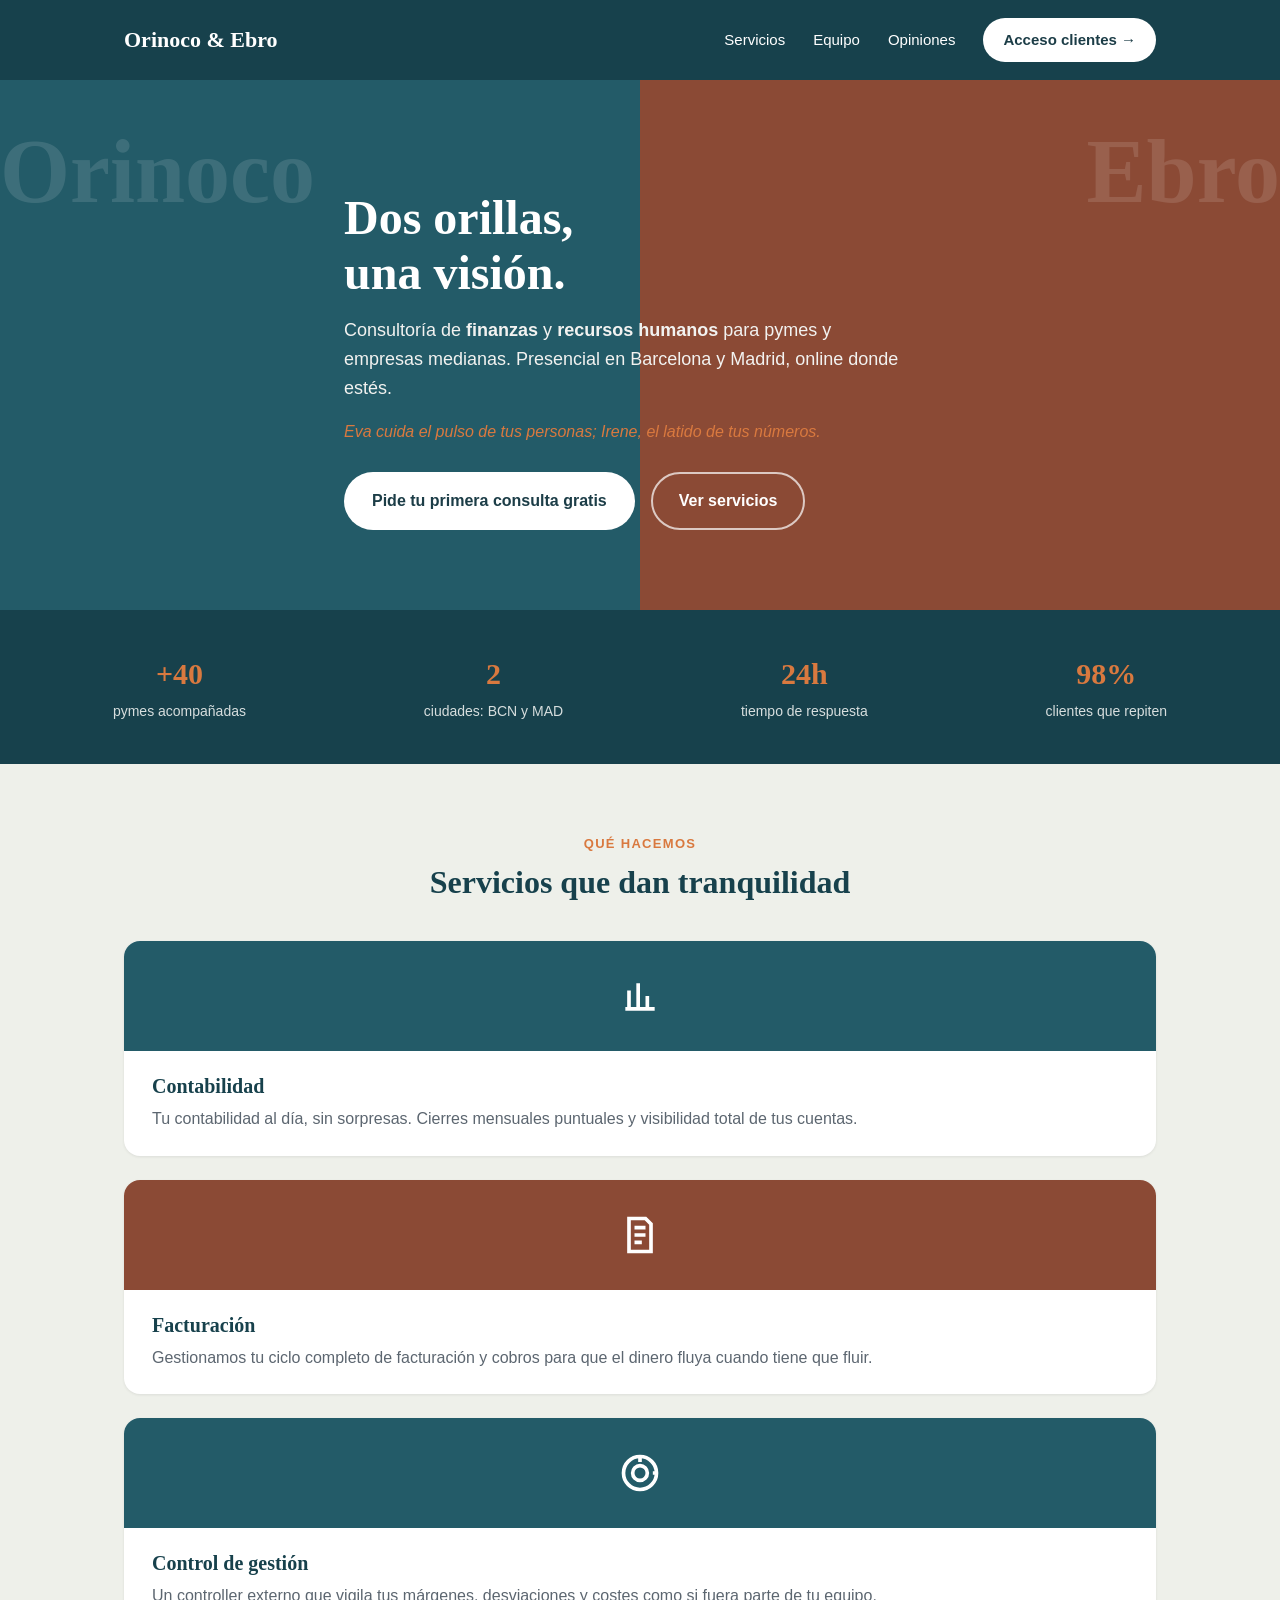
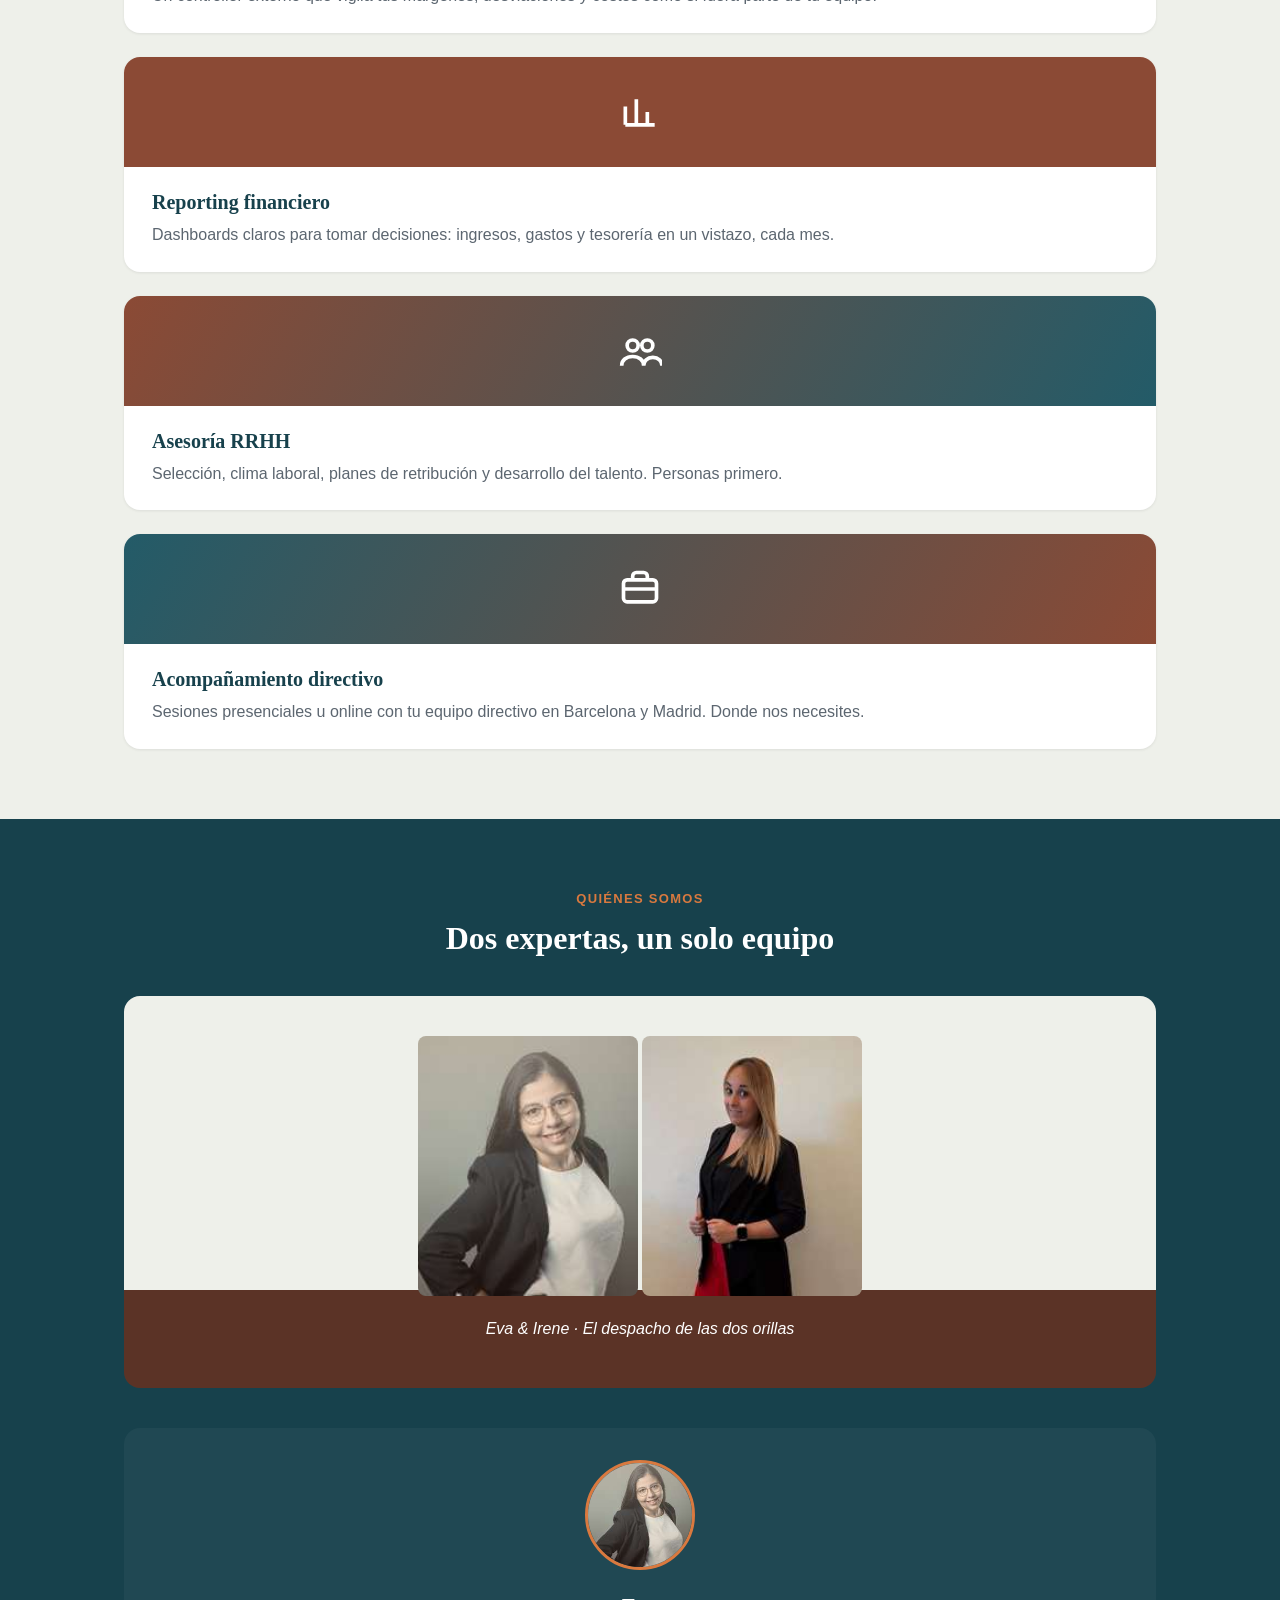
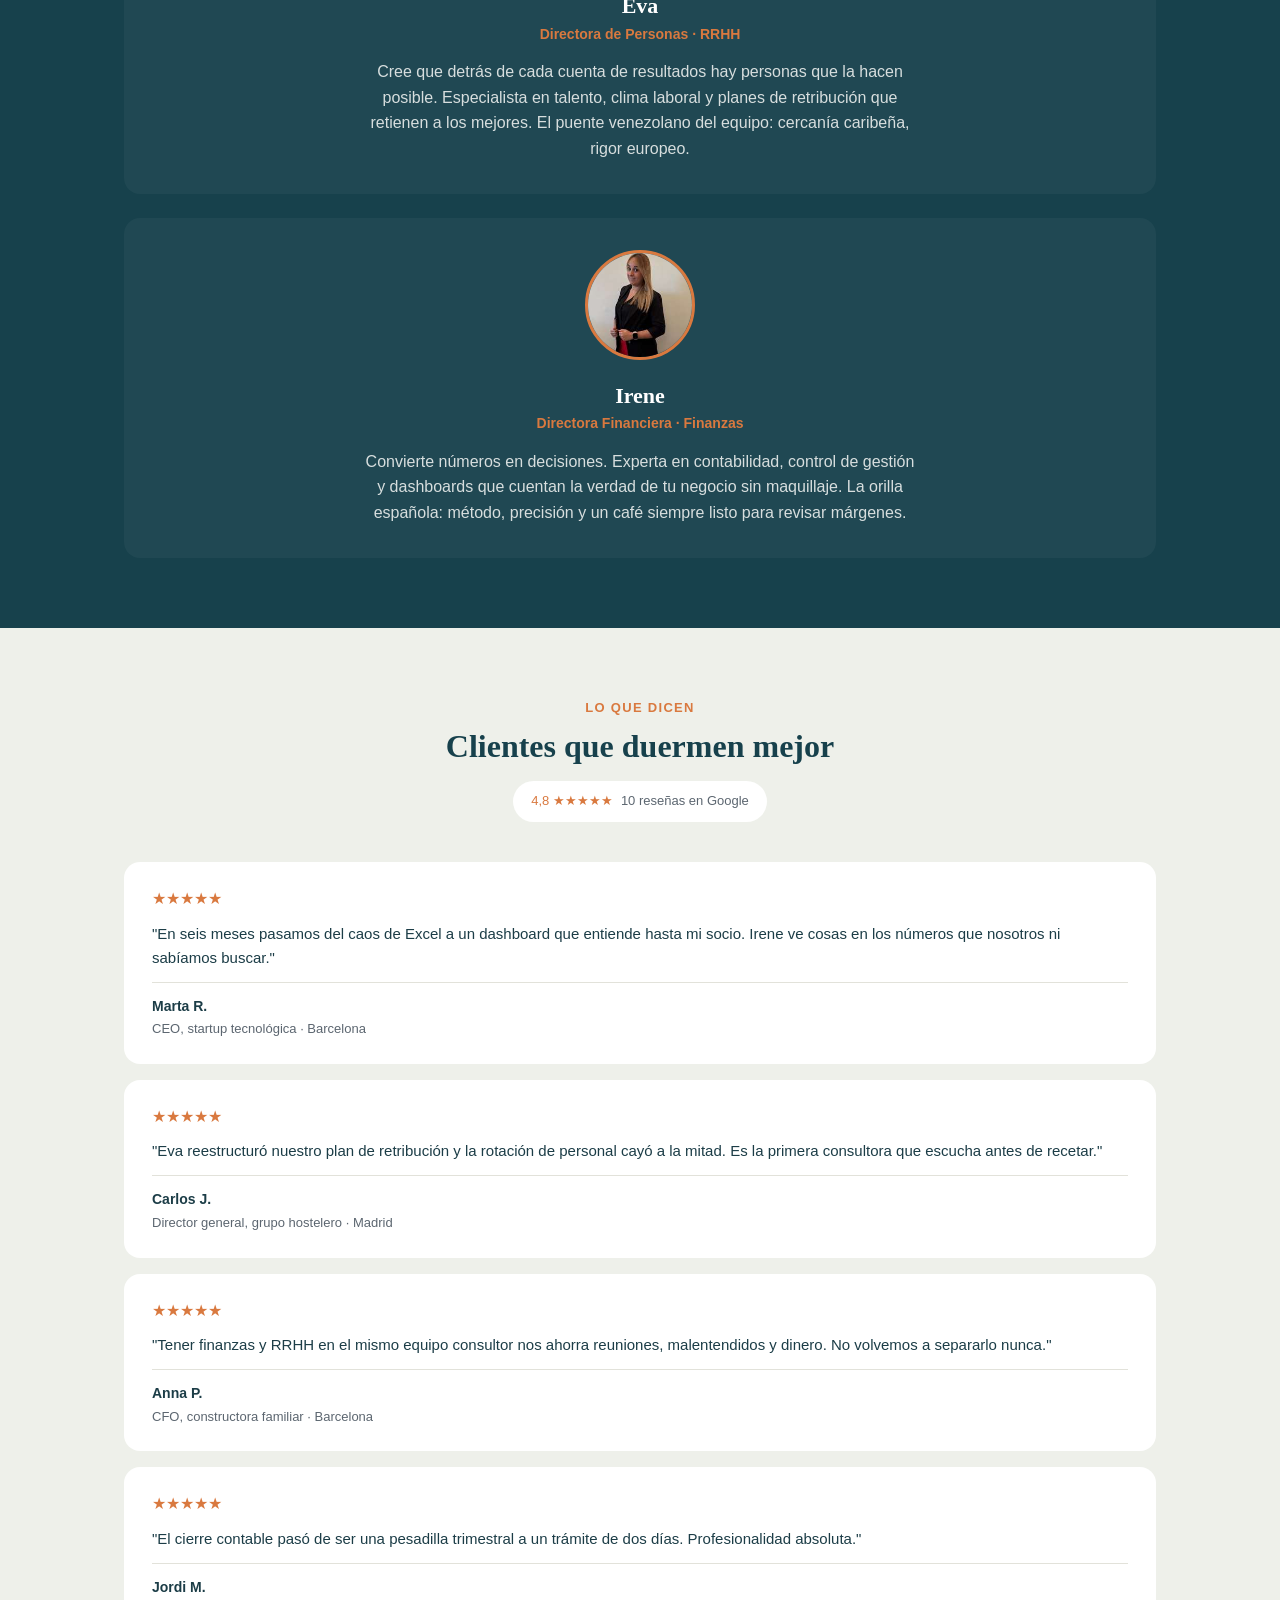
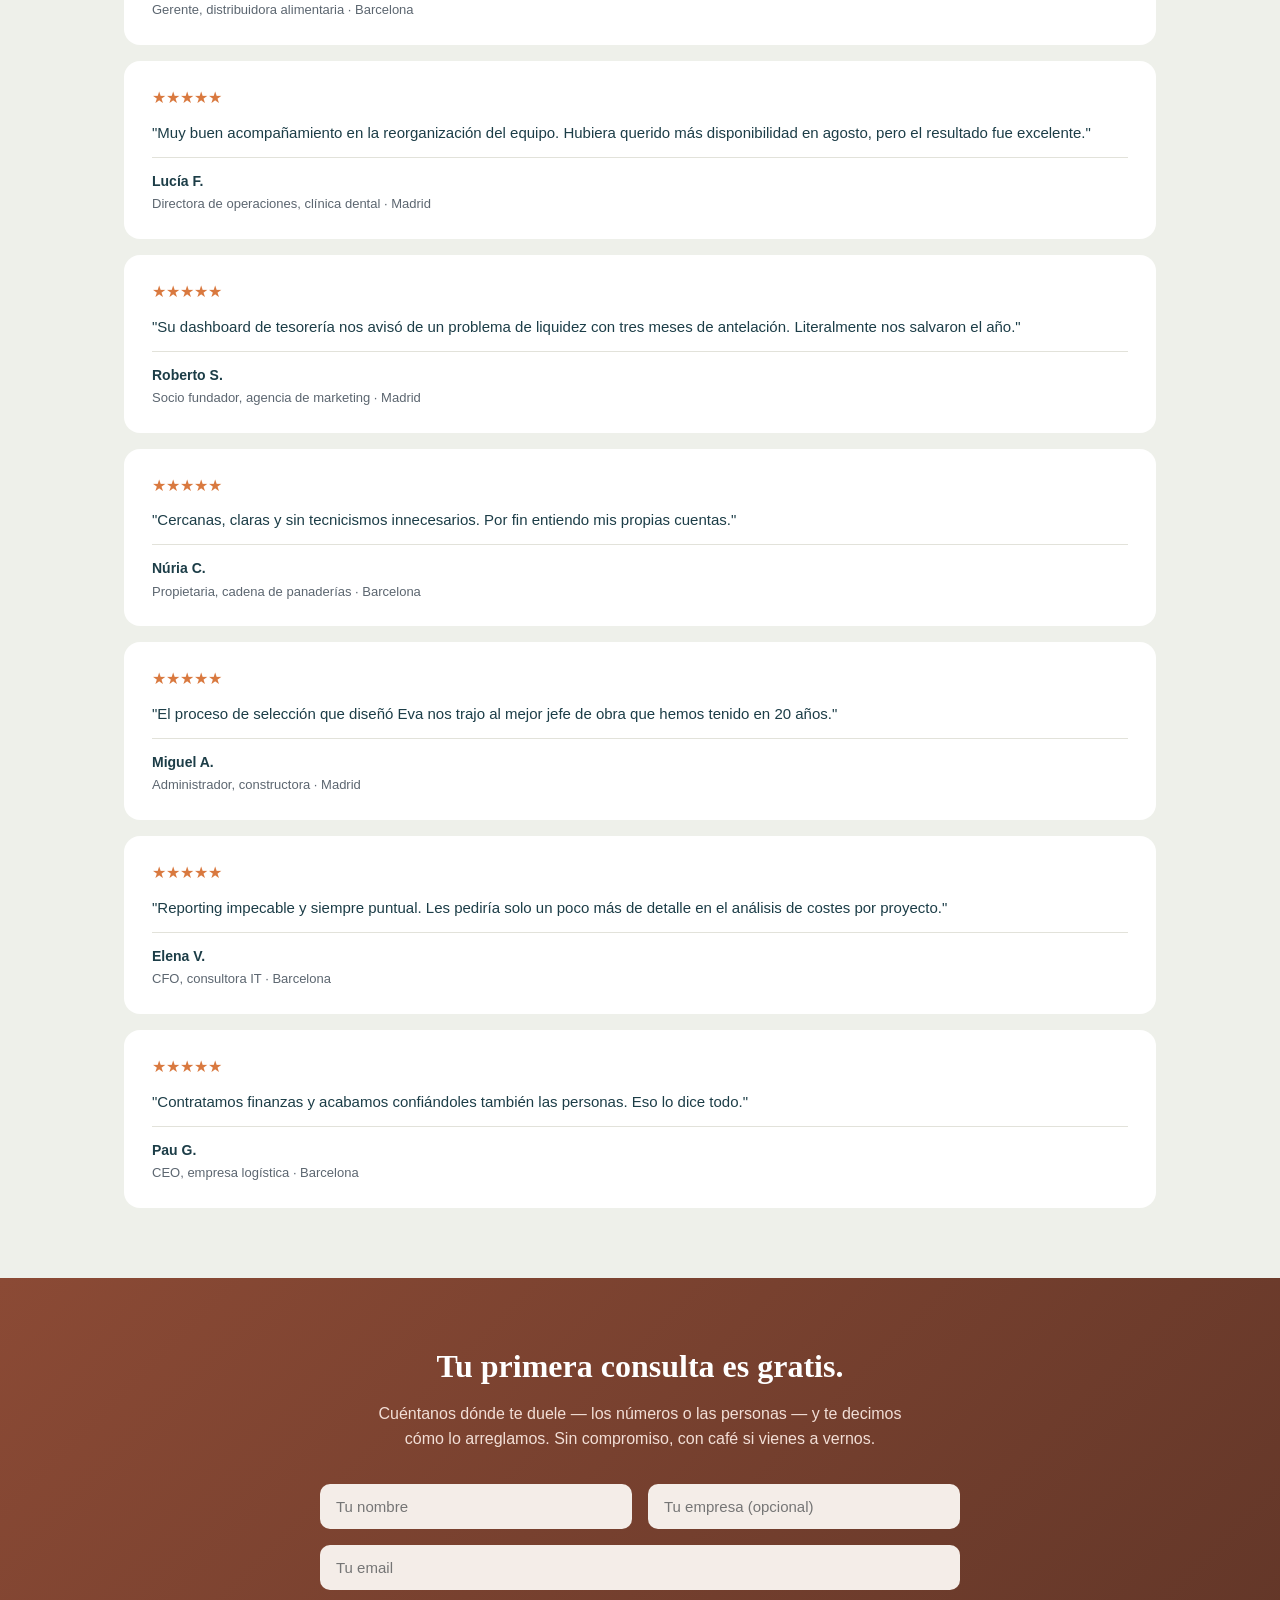
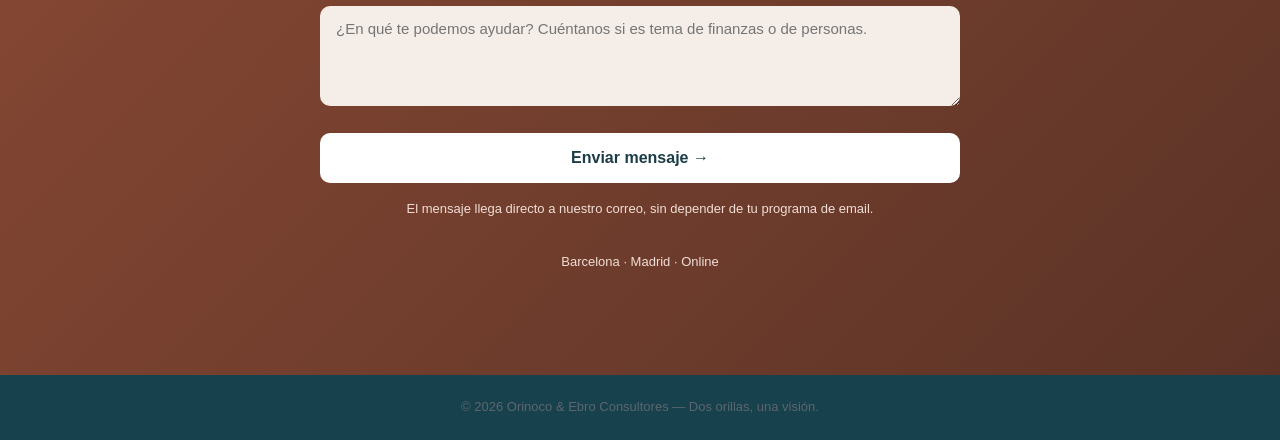
<file: index.html>
<!DOCTYPE html>
<html lang="es">
<head>
<meta charset="UTF-8">
<meta name="viewport" content="width=device-width, initial-scale=1">
<title>Orinoco &amp; Ebro · Consultoría de finanzas y RRHH en Barcelona y Madrid</title>
<meta name="description" content="Dos orillas, una visión. Consultoría de finanzas (contabilidad, facturación, control de gestión, reporting) y recursos humanos para pymes y empresas medianas. Presencial en Barcelona y Madrid, online donde estés.">
<meta name="keywords" content="consultoría financiera,asesoría RRHH,contabilidad pymes,control de gestión,reporting financiero,Barcelona,Madrid">
<meta property="og:title" content="Orinoco &amp; Ebro · Dos orillas, una visión">
<meta property="og:description" content="Consultoría de finanzas y RRHH para pymes. Barcelona · Madrid · Online. Tu primera consulta es gratis.">
<meta property="og:type" content="website">
<meta property="og:locale" content="es_ES">
<meta property="og:site_name" content="Orinoco &amp; Ebro Consultores">
<meta name="robots" content="index, follow">
<link rel="stylesheet" href="styles.css">
  <meta name="google-site-verification" content="9pok4wKWys9g_bKotDAIRuatm9mCeQ8ospuzXZZYhA8" />
</head>
<body>

<header class="site-header">
  <div class="container header-inner">
    <div class="logo">Orinoco &amp; Ebro</div>
    <nav>
      <a href="#servicios">Servicios</a>
      <a href="#equipo">Equipo</a>
      <a href="#opiniones">Opiniones</a>
      <a href="/login" class="nav-cta">Acceso clientes →</a>
    </nav>
  </div>
</header>

<section class="hero">
  <span class="hero-watermark left">Orinoco</span>
  <span class="hero-watermark right">Ebro</span>
  <div class="container hero-inner">
    <h1>Dos orillas,<br>una visión.</h1>
    <p class="hero-lead">
      Consultoría de <strong>finanzas</strong> y <strong>recursos humanos</strong> para pymes y
      empresas medianas. Presencial en Barcelona y Madrid, online donde estés.
    </p>
    <p class="hero-sub">Eva cuida el pulso de tus personas; Irene, el latido de tus números.</p>
    <div class="hero-actions">
      <a href="#contacto" class="btn btn-primary">Pide tu primera consulta gratis</a>
      <a href="#servicios" class="btn btn-secondary">Ver servicios</a>
    </div>
  </div>
</section>

<div class="stats container" style="max-width:100%;">
  <div class="stat"><span class="stat-num">+40</span><span class="stat-label">pymes acompañadas</span></div>
  <div class="stat"><span class="stat-num">2</span><span class="stat-label">ciudades: BCN y MAD</span></div>
  <div class="stat"><span class="stat-num">24h</span><span class="stat-label">tiempo de respuesta</span></div>
  <div class="stat"><span class="stat-num">98%</span><span class="stat-label">clientes que repiten</span></div>
</div>

<section id="servicios" class="services">
  <div class="container">
    <p class="eyebrow">Qué hacemos</p>
    <h2>Servicios que dan tranquilidad</h2>
    <div class="cards">

      <div class="card">
        <div class="card-banner banner-teal">
          <svg viewBox="0 0 24 24" fill="none" stroke="#fff" stroke-width="2"><path d="M4 19h16M6 19V9m5 10V5m5 14v-7"/></svg>
        </div>
        <div class="card-body">
          <h3>Contabilidad</h3>
          <p>Tu contabilidad al día, sin sorpresas. Cierres mensuales puntuales y visibilidad total de tus cuentas.</p>
        </div>
      </div>

      <div class="card">
        <div class="card-banner banner-terracotta">
          <svg viewBox="0 0 24 24" fill="none" stroke="#fff" stroke-width="2"><path d="M6 3h9l3 3v15H6z"/><path d="M9 8h6M9 12h6M9 16h4"/></svg>
        </div>
        <div class="card-body">
          <h3>Facturación</h3>
          <p>Gestionamos tu ciclo completo de facturación y cobros para que el dinero fluya cuando tiene que fluir.</p>
        </div>
      </div>

      <div class="card">
        <div class="card-banner banner-teal">
          <svg viewBox="0 0 24 24" fill="none" stroke="#fff" stroke-width="2"><circle cx="12" cy="12" r="9"/><circle cx="12" cy="12" r="4"/><path d="M12 3v3M19 12h2"/></svg>
        </div>
        <div class="card-body">
          <h3>Control de gestión</h3>
          <p>Un controller externo que vigila tus márgenes, desviaciones y costes como si fuera parte de tu equipo.</p>
        </div>
      </div>

      <div class="card">
        <div class="card-banner banner-terracotta">
          <svg viewBox="0 0 24 24" fill="none" stroke="#fff" stroke-width="2"><path d="M4 19V9M10 19V5M16 19v-7M4 19h16"/></svg>
        </div>
        <div class="card-body">
          <h3>Reporting financiero</h3>
          <p>Dashboards claros para tomar decisiones: ingresos, gastos y tesorería en un vistazo, cada mes.</p>
        </div>
      </div>

      <div class="card">
        <div class="card-banner banner-grad-1">
          <svg viewBox="0 0 24 24" fill="none" stroke="#fff" stroke-width="2"><circle cx="8" cy="9" r="3"/><circle cx="16" cy="9" r="3"/><path d="M2 20c0-3 2.5-5 6-5s6 2 6 5M14 20c0-2.5 2-4.5 5-4.5s5 2 5 4.5"/></svg>
        </div>
        <div class="card-body">
          <h3>Asesoría RRHH</h3>
          <p>Selección, clima laboral, planes de retribución y desarrollo del talento. Personas primero.</p>
        </div>
      </div>

      <div class="card">
        <div class="card-banner banner-grad-2">
          <svg viewBox="0 0 24 24" fill="none" stroke="#fff" stroke-width="2"><rect x="3" y="7" width="18" height="12" rx="2"/><path d="M8 7V5a2 2 0 0 1 2-2h4a2 2 0 0 1 2 2v2M3 12h18"/></svg>
        </div>
        <div class="card-body">
          <h3>Acompañamiento directivo</h3>
          <p>Sesiones presenciales u online con tu equipo directivo en Barcelona y Madrid. Donde nos necesites.</p>
        </div>
      </div>

    </div>
  </div>
</section>

<section id="equipo" class="team">
  <div class="container">
    <p class="eyebrow">Quiénes somos</p>
    <h2>Dos expertas, un solo equipo</h2>

    <div class="team-photo-card">
      <div class="photos">
        <img src="[data-uri]" alt="Eva">
        <img src="[data-uri]" alt="Irene">
      </div>
      <p class="caption">Eva &amp; Irene · El despacho de las dos orillas</p>
    </div>

    <div class="bio-card">
      <img src="[data-uri]" alt="Eva, Directora de Personas">
      <h3>Eva</h3>
      <p class="role">Directora de Personas · RRHH</p>
      <p>Cree que detrás de cada cuenta de resultados hay personas que la hacen posible. Especialista en
        talento, clima laboral y planes de retribución que retienen a los mejores. El puente venezolano
        del equipo: cercanía caribeña, rigor europeo.</p>
    </div>

    <div class="bio-card">
      <img src="[data-uri]" alt="Irene, Directora Financiera">
      <h3>Irene</h3>
      <p class="role">Directora Financiera · Finanzas</p>
      <p>Convierte números en decisiones. Experta en contabilidad, control de gestión y dashboards que
        cuentan la verdad de tu negocio sin maquillaje. La orilla española: método, precisión y un café
        siempre listo para revisar márgenes.</p>
    </div>
  </div>
</section>

<section id="opiniones" class="reviews">
  <div class="container">
    <p class="eyebrow">Lo que dicen</p>
    <h2>Clientes que duermen mejor</h2>
    <p class="rating"><span class="stars">4,8 ★★★★★</span><span>10 reseñas en Google</span></p>

    <div class="review-grid">
      <blockquote class="review">
        <span class="stars">★★★★★</span>
        <p>"En seis meses pasamos del caos de Excel a un dashboard que entiende hasta mi socio. Irene ve cosas en los números que nosotros ni sabíamos buscar."</p>
        <footer><strong>Marta R.</strong><span>CEO, startup tecnológica · Barcelona</span></footer>
      </blockquote>
      <blockquote class="review">
        <span class="stars">★★★★★</span>
        <p>"Eva reestructuró nuestro plan de retribución y la rotación de personal cayó a la mitad. Es la primera consultora que escucha antes de recetar."</p>
        <footer><strong>Carlos J.</strong><span>Director general, grupo hostelero · Madrid</span></footer>
      </blockquote>
      <blockquote class="review">
        <span class="stars">★★★★★</span>
        <p>"Tener finanzas y RRHH en el mismo equipo consultor nos ahorra reuniones, malentendidos y dinero. No volvemos a separarlo nunca."</p>
        <footer><strong>Anna P.</strong><span>CFO, constructora familiar · Barcelona</span></footer>
      </blockquote>
      <blockquote class="review">
        <span class="stars">★★★★★</span>
        <p>"El cierre contable pasó de ser una pesadilla trimestral a un trámite de dos días. Profesionalidad absoluta."</p>
        <footer><strong>Jordi M.</strong><span>Gerente, distribuidora alimentaria · Barcelona</span></footer>
      </blockquote>
      <blockquote class="review">
        <span class="stars">★★★★★</span>
        <p>"Muy buen acompañamiento en la reorganización del equipo. Hubiera querido más disponibilidad en agosto, pero el resultado fue excelente."</p>
        <footer><strong>Lucía F.</strong><span>Directora de operaciones, clínica dental · Madrid</span></footer>
      </blockquote>
      <blockquote class="review">
        <span class="stars">★★★★★</span>
        <p>"Su dashboard de tesorería nos avisó de un problema de liquidez con tres meses de antelación. Literalmente nos salvaron el año."</p>
        <footer><strong>Roberto S.</strong><span>Socio fundador, agencia de marketing · Madrid</span></footer>
      </blockquote>
      <blockquote class="review">
        <span class="stars">★★★★★</span>
        <p>"Cercanas, claras y sin tecnicismos innecesarios. Por fin entiendo mis propias cuentas."</p>
        <footer><strong>Núria C.</strong><span>Propietaria, cadena de panaderías · Barcelona</span></footer>
      </blockquote>
      <blockquote class="review">
        <span class="stars">★★★★★</span>
        <p>"El proceso de selección que diseñó Eva nos trajo al mejor jefe de obra que hemos tenido en 20 años."</p>
        <footer><strong>Miguel A.</strong><span>Administrador, constructora · Madrid</span></footer>
      </blockquote>
      <blockquote class="review">
        <span class="stars">★★★★★</span>
        <p>"Reporting impecable y siempre puntual. Les pediría solo un poco más de detalle en el análisis de costes por proyecto."</p>
        <footer><strong>Elena V.</strong><span>CFO, consultora IT · Barcelona</span></footer>
      </blockquote>
      <blockquote class="review">
        <span class="stars">★★★★★</span>
        <p>"Contratamos finanzas y acabamos confiándoles también las personas. Eso lo dice todo."</p>
        <footer><strong>Pau G.</strong><span>CEO, empresa logística · Barcelona</span></footer>
      </blockquote>
    </div>
  </div>
</section>

<section id="contacto" class="contact">
  <div class="container">
    <h2>Tu primera consulta es gratis.</h2>
    <p>Cuéntanos dónde te duele — los números o las personas — y te decimos cómo lo arreglamos.
      Sin compromiso, con café si vienes a vernos.</p>

    <form class="contact-form" id="contact-form">
      <input type="hidden" name="access_key" value="e546fea4-e5ac-44fe-a958-a0c1cff73670">
      <input type="hidden" name="subject" value="Nueva consulta desde la web de Orinoco & Ebro">
      <input type="hidden" name="from_name" value="Formulario web - Orinoco & Ebro">
      <input type="hidden" name="cc" value="deabreuevamari@gmail.com">
      <input type="checkbox" name="botcheck" style="display:none">
      <div class="row">
        <input type="text" id="c-name" name="name" placeholder="Tu nombre" required>
        <input type="text" id="c-company" name="company" placeholder="Tu empresa (opcional)">
      </div>
      <input type="email" id="c-email" name="email" placeholder="Tu email" required style="margin-bottom:16px;">
      <textarea id="c-message" name="message" placeholder="¿En qué te podemos ayudar? Cuéntanos si es tema de finanzas o de personas." required></textarea>
      <button type="submit" id="c-submit">Enviar mensaje →</button>
      <p id="c-result" style="margin-top:14px; font-weight:600;"></p>
    </form>

    <p class="contact-note">El mensaje llega directo a nuestro correo, sin depender de tu programa de email.</p>
    <p class="contact-cities">Barcelona · Madrid · Online</p>
  </div>
</section>

<footer class="site-footer">
  <div class="container">
    <p style="margin:0;">© 2026 Orinoco &amp; Ebro Consultores — Dos orillas, una visión.</p>
  </div>
</footer>

<script>
const contactForm = document.getElementById('contact-form');
const contactResult = document.getElementById('c-result');
const contactSubmit = document.getElementById('c-submit');
contactForm.addEventListener('submit', function (e) {
  e.preventDefault();
  contactSubmit.disabled = true;
  contactSubmit.textContent = 'Enviando...';
  contactResult.textContent = '';
  const formData = new FormData(contactForm);
  const payload = Object.fromEntries(formData);
  fetch('https://api.web3forms.com/submit', {
    method: 'POST',
    headers: { 'Content-Type': 'application/json', Accept: 'application/json' },
    body: JSON.stringify(payload)
  })
    .then(function (response) { return response.json(); })
    .then(function (data) {
      if (data.success) {
        contactResult.style.color = '#2c6674';
        contactResult.textContent = 'Gracias, hemos recibido tu mensaje. Te contestaremos muy pronto.';
        contactForm.reset();
      } else {
        contactResult.style.color = '#8b4a35';
        contactResult.textContent = 'Ha habido un error enviando el mensaje. Escríbenos directamente a irene.bayon.torres@gmail.com';
      }
    })
    .catch(function () {
      contactResult.style.color = '#8b4a35';
      contactResult.textContent = 'Ha habido un error enviando el mensaje. Escríbenos directamente a irene.bayon.torres@gmail.com';
    })
    .finally(function () {
      contactSubmit.disabled = false;
      contactSubmit.textContent = 'Enviar mensaje →';
    });
});
</script>

</body>
</html>
</file>
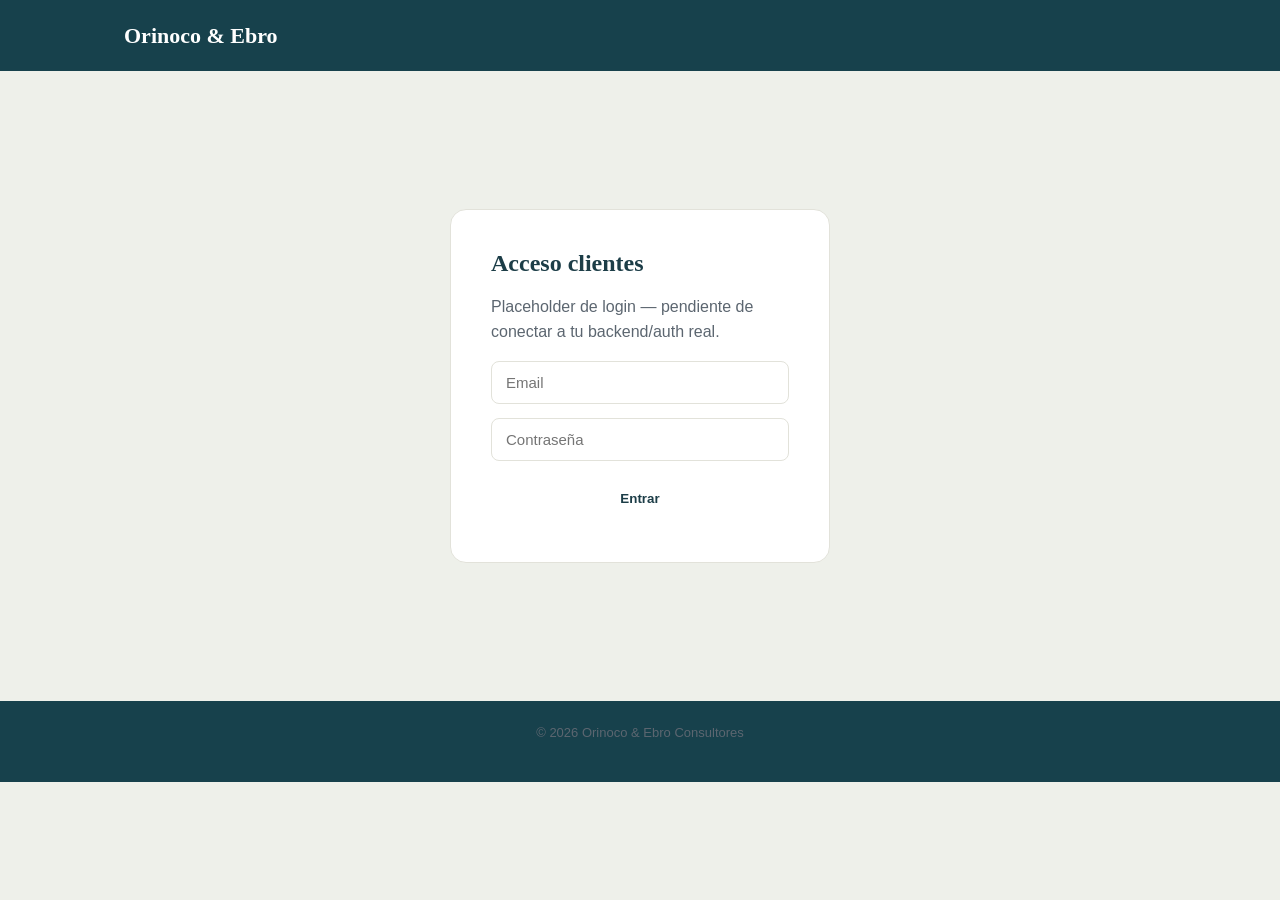
<file: login.html>
<!DOCTYPE html>
<html lang="es">
<head>
<meta charset="UTF-8">
<meta name="viewport" content="width=device-width, initial-scale=1">
<title>Acceso clientes · Orinoco &amp; Ebro</title>
<link rel="stylesheet" href="styles.css">
<style>
  .login-wrap { min-height: 70vh; display: flex; align-items: center; justify-content: center; }
  .login-card {
    background: #fff; border: 1px solid var(--border); border-radius: var(--radius);
    padding: 40px; width: 100%; max-width: 380px;
  }
  .login-card input {
    width: 100%; padding: 12px 14px; margin-bottom: 14px;
    border: 1px solid var(--border); border-radius: 8px; font-size: 15px;
  }
  .login-card button { width: 100%; }
</style>
</head>
<body>
<header class="site-header">
  <div class="container header-inner">
    <div class="logo"><a href="/" style="color:inherit;text-decoration:none;">Orinoco <span class="amp">&amp;</span> Ebro</a></div>
  </div>
</header>

<div class="login-wrap">
  <div class="login-card">
    <h2>Acceso clientes</h2>
    <p>Placeholder de login — pendiente de conectar a tu backend/auth real.</p>
    <form onsubmit="alert('Conecta este formulario a tu proveedor de autenticación.'); return false;">
      <input type="email" placeholder="Email" required>
      <input type="password" placeholder="Contraseña" required>
      <button class="btn btn-primary" type="submit">Entrar</button>
    </form>
  </div>
</div>

<footer class="site-footer">
  <div class="container">
    <p>© 2026 Orinoco &amp; Ebro Consultores</p>
  </div>
</footer>
</body>
</html>
</file>
<file: styles.css>
:root {
  --teal-dark: #17414c;
  --teal: #235b68;
  --teal-light: #2c6674;
  --terracotta: #8b4a35;
  --terracotta-dark: #5b3326;
  --orange: #d9793f;
  --cream: #eef0ea;
  --ink: #1c3d47;
  --muted: #5c6670;
  --border: #e2e2da;
  --radius: 16px;
  --serif: Georgia, "Times New Roman", "Roboto Slab", serif;
  --sans: -apple-system, BlinkMacSystemFont, "Segoe UI", Roboto, Helvetica, Arial, sans-serif;
}

* { box-sizing: border-box; }

body {
  margin: 0;
  font-family: var(--sans);
  color: var(--ink);
  background: var(--cream);
  line-height: 1.6;
}

.container {
  max-width: 1080px;
  margin: 0 auto;
  padding: 0 24px;
}

h1, h2, h3 { font-family: var(--serif); font-weight: 700; line-height: 1.15; margin: 0 0 16px; }
p { margin: 0 0 16px; color: var(--muted); }

.eyebrow {
  text-transform: uppercase;
  letter-spacing: 0.1em;
  font-size: 13px;
  font-weight: 700;
  color: var(--orange);
  margin-bottom: 10px;
}

/* Header */
.site-header {
  background: var(--teal-dark);
  padding: 18px 0;
}
.header-inner {
  display: flex;
  justify-content: space-between;
  align-items: center;
}
.logo { font-family: var(--serif); font-weight: 700; font-size: 22px; color: #fff; }
nav { display: flex; align-items: center; gap: 28px; }
nav a { color: #fff; text-decoration: none; font-size: 15px; }
.nav-cta {
  background: #fff;
  color: var(--ink) !important;
  padding: 10px 20px;
  border-radius: 999px;
  font-weight: 600;
}

/* Hero */
.hero {
  position: relative;
  overflow: hidden;
  background: linear-gradient(90deg, var(--teal) 50%, var(--terracotta) 50%);
  padding: 70px 0 0;
  text-align: left;
  color: #fff;
}
.hero-watermark {
  position: absolute;
  top: 20px;
  font-family: var(--serif);
  font-size: 90px;
  font-weight: 700;
  color: rgba(255,255,255,0.12);
  white-space: nowrap;
  pointer-events: none;
}
.hero-watermark.left { left: 0; }
.hero-watermark.right { right: 0; }

.hero-inner { position: relative; z-index: 1; max-width: 640px; padding-top: 40px; padding-bottom: 60px; }
.hero h1 { font-size: 48px; color: #fff; }
.hero-lead { font-size: 18px; color: #f2f2f0; max-width: 560px; }
.hero-sub { font-style: italic; color: var(--orange); margin-bottom: 28px; font-size: 16px; }

.hero-actions { display: flex; gap: 16px; margin-bottom: 20px; }
.btn {
  display: inline-block;
  padding: 14px 26px;
  border-radius: 999px;
  text-decoration: none;
  font-weight: 700;
  border: 2px solid transparent;
}
.btn-primary { background: #fff; color: var(--ink); }
.btn-secondary { background: transparent; color: #fff; border-color: rgba(255,255,255,0.7); }

.hero-wave { display: block; width: 100%; height: 40px; margin-top: 30px; }

.stats {
  background: var(--teal-dark);
  display: flex;
  justify-content: space-around;
  flex-wrap: wrap;
  padding: 40px 24px;
  text-align: center;
}
.stat-num { display: block; font-family: var(--serif); font-size: 30px; font-weight: 700; color: var(--orange); }
.stat-label { font-size: 14px; color: #d7dede; }

/* Services */
.services { padding: 70px 0; text-align: center; background: var(--cream); }
.services h2 { color: var(--teal-dark); font-size: 32px; }

.cards { display: flex; flex-direction: column; gap: 24px; margin-top: 40px; text-align: left; }
.card {
  background: #fff;
  border-radius: var(--radius);
  overflow: hidden;
  box-shadow: 0 1px 3px rgba(0,0,0,0.08);
}
.card-banner {
  height: 110px;
  display: flex;
  align-items: center;
  justify-content: center;
}
.card-banner svg { width: 44px; height: 44px; }
.card-body { padding: 24px 28px; }
.card h3 { color: var(--teal-dark); font-size: 20px; margin-bottom: 8px; }
.card p { margin: 0; }

.banner-teal { background: var(--teal); }
.banner-terracotta { background: var(--terracotta); }
.banner-grad-1 { background: linear-gradient(120deg, var(--terracotta), var(--teal)); }
.banner-grad-2 { background: linear-gradient(120deg, var(--teal), var(--terracotta)); }

/* Team */
.team { background: var(--teal-dark); padding: 70px 0; text-align: center; }
.team .eyebrow { color: var(--orange); }
.team h2 { color: #fff; font-size: 32px; }

.team-photo-card {
  background: linear-gradient(180deg, #eef0ea 0%, #eef0ea 75%, var(--terracotta-dark) 75%, var(--terracotta-dark) 100%);
  border-radius: var(--radius);
  padding: 40px 40px 20px;
  margin: 40px 0;
}
.team-photo-card .photos {
  display: flex;
  justify-content: center;
  gap: 4px;
}
.team-photo-card img {
  width: 220px;
  height: 260px;
  object-fit: cover;
  border-radius: 8px;
}
.team-photo-card .caption {
  color: #fff;
  font-style: italic;
  margin-top: 20px;
  padding-bottom: 10px;
}

.bio-card {
  background: rgba(255,255,255,0.04);
  border-radius: var(--radius);
  padding: 32px;
  margin-top: 24px;
  text-align: center;
}
.bio-card img {
  width: 110px;
  height: 110px;
  border-radius: 50%;
  object-fit: cover;
  border: 3px solid var(--orange);
  margin-bottom: 16px;
}
.bio-card h3 { color: #fff; font-size: 22px; margin-bottom: 4px; }
.bio-card .role { color: var(--orange); font-weight: 700; font-size: 14px; margin-bottom: 14px; }
.bio-card p { color: #d7dede; max-width: 560px; margin: 0 auto; }

/* Reviews */
.reviews { padding: 70px 0; text-align: center; background: var(--cream); }
.reviews h2 { color: var(--teal-dark); font-size: 32px; }
.rating {
  display: inline-flex;
  align-items: center;
  gap: 8px;
  background: #fff;
  border-radius: 999px;
  padding: 10px 18px;
  font-weight: 700;
  margin-bottom: 40px;
}
.rating .stars { color: var(--orange); }
.rating span { color: var(--muted); font-weight: 400; font-size: 13px; }

.review-grid { display: flex; flex-direction: column; gap: 16px; text-align: left; }
.review {
  background: #fff;
  border-radius: var(--radius);
  padding: 24px 28px;
  margin: 0;
}
.review .stars { color: var(--orange); margin-bottom: 10px; display: block; }
.review p { color: var(--ink); font-size: 15px; margin-bottom: 12px; }
.review footer { font-size: 14px; border-top: 1px solid var(--border); padding-top: 12px; }
.review footer strong { display: block; color: var(--ink); }
.review footer span { color: var(--muted); font-size: 13px; }

/* Contact */
.contact {
  background: linear-gradient(135deg, var(--terracotta) 0%, var(--terracotta-dark) 100%);
  padding: 70px 0;
  text-align: center;
  color: #fff;
}
.contact h2 { color: #fff; font-size: 32px; }
.contact > .container > p { color: #f2ded6; max-width: 560px; margin: 0 auto 32px; }

.contact-form { max-width: 640px; margin: 0 auto; text-align: left; }
.contact-form .row { display: flex; gap: 16px; margin-bottom: 16px; }
.contact-form input,
.contact-form textarea {
  width: 100%;
  padding: 14px 16px;
  border: none;
  border-radius: 10px;
  font-size: 15px;
  font-family: var(--sans);
  background: #f4ede8;
  color: var(--ink);
}
.contact-form textarea { min-height: 100px; resize: vertical; margin-bottom: 20px; }
.contact-form button {
  width: 100%;
  background: #fff;
  color: var(--ink);
  border: none;
  padding: 16px;
  border-radius: 10px;
  font-weight: 700;
  font-size: 16px;
  cursor: pointer;
}
.contact-note { font-size: 13px; margin-top: 18px; color: #f2ded6; }
.contact-cities { font-size: 13px; color: #f2ded6; margin-top: 6px; }

/* Footer */
.site-footer {
  background: var(--teal-dark);
  text-align: center;
  padding: 22px 0;
  font-size: 13px;
  color: #cfd8d8;
}

@media (max-width: 640px) {
  .hero h1 { font-size: 34px; }
  .hero { background: linear-gradient(180deg, var(--teal) 50%, var(--terracotta) 50%); }
  .stats { gap: 24px; }
  .contact-form .row { flex-direction: column; }
  .team-photo-card .photos { flex-direction: column; align-items: center; }
  .team-photo-card img { width: 200px; }
}
</file>
